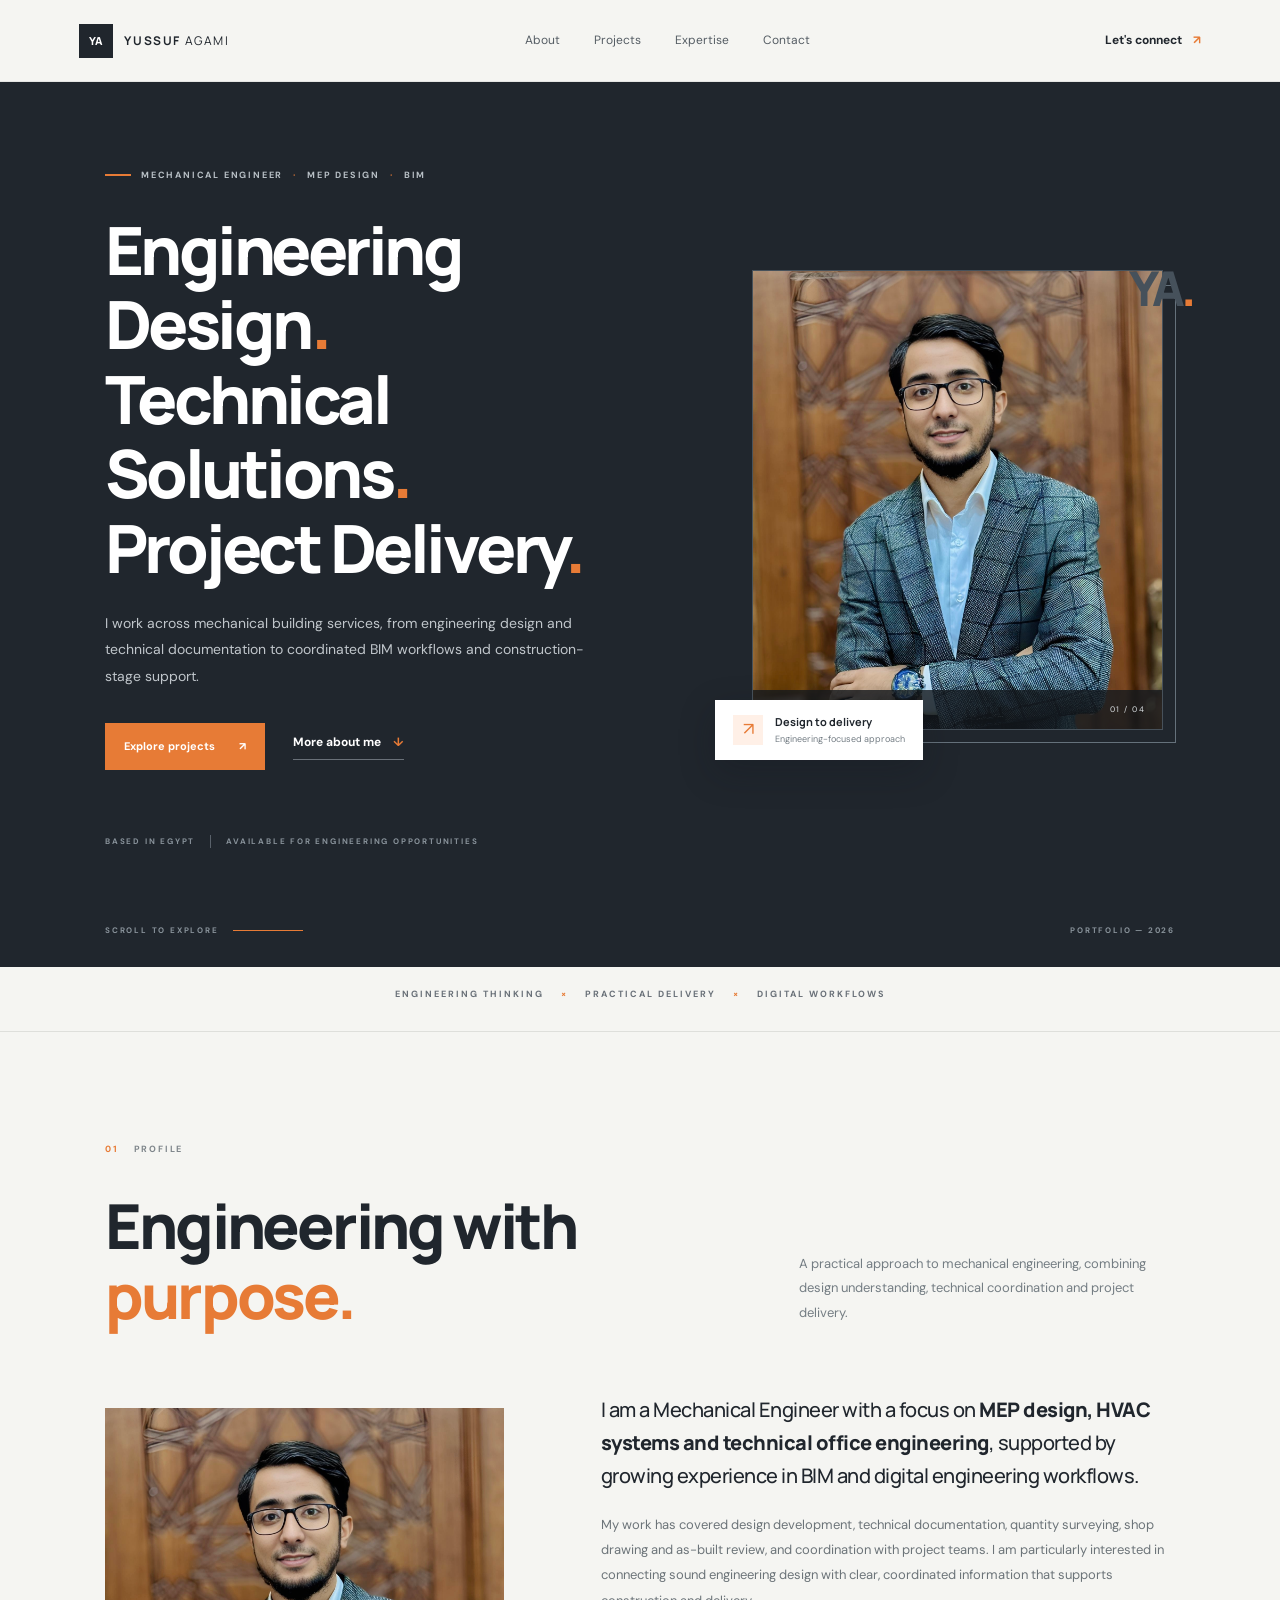
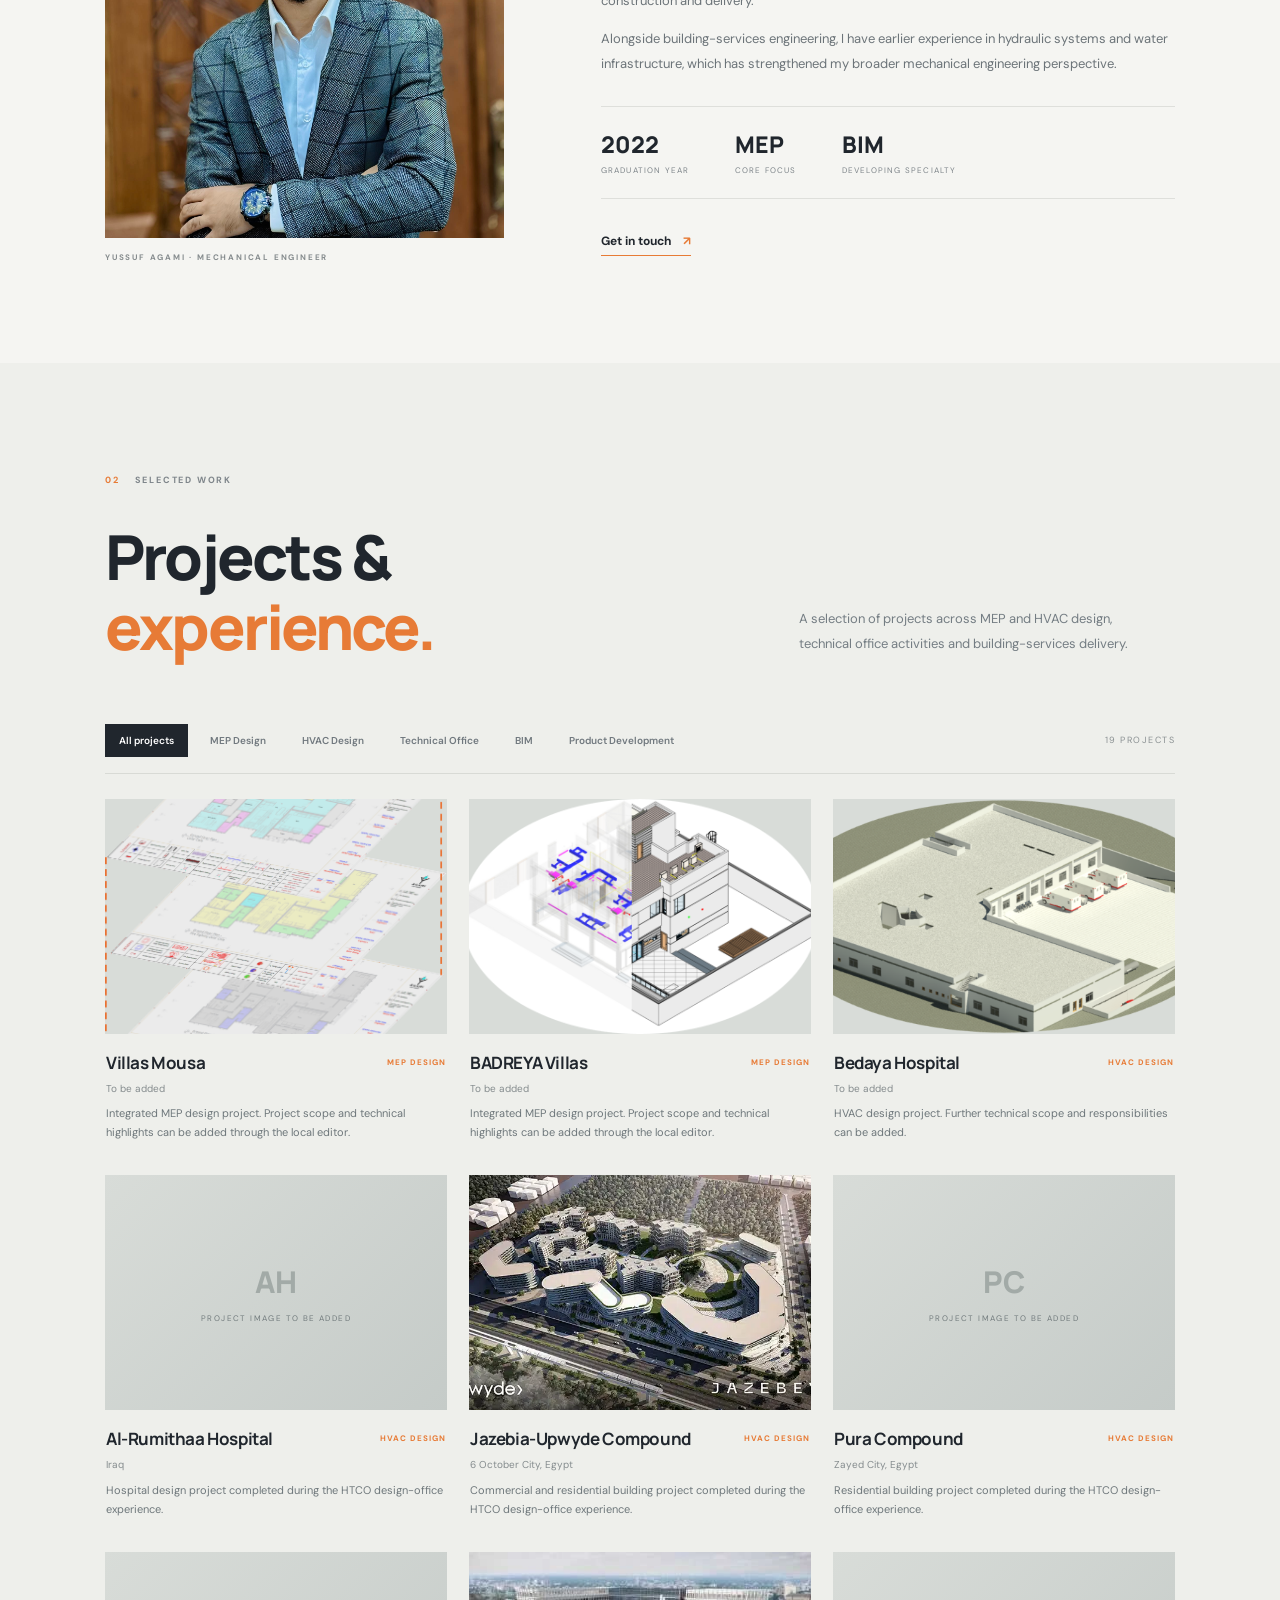
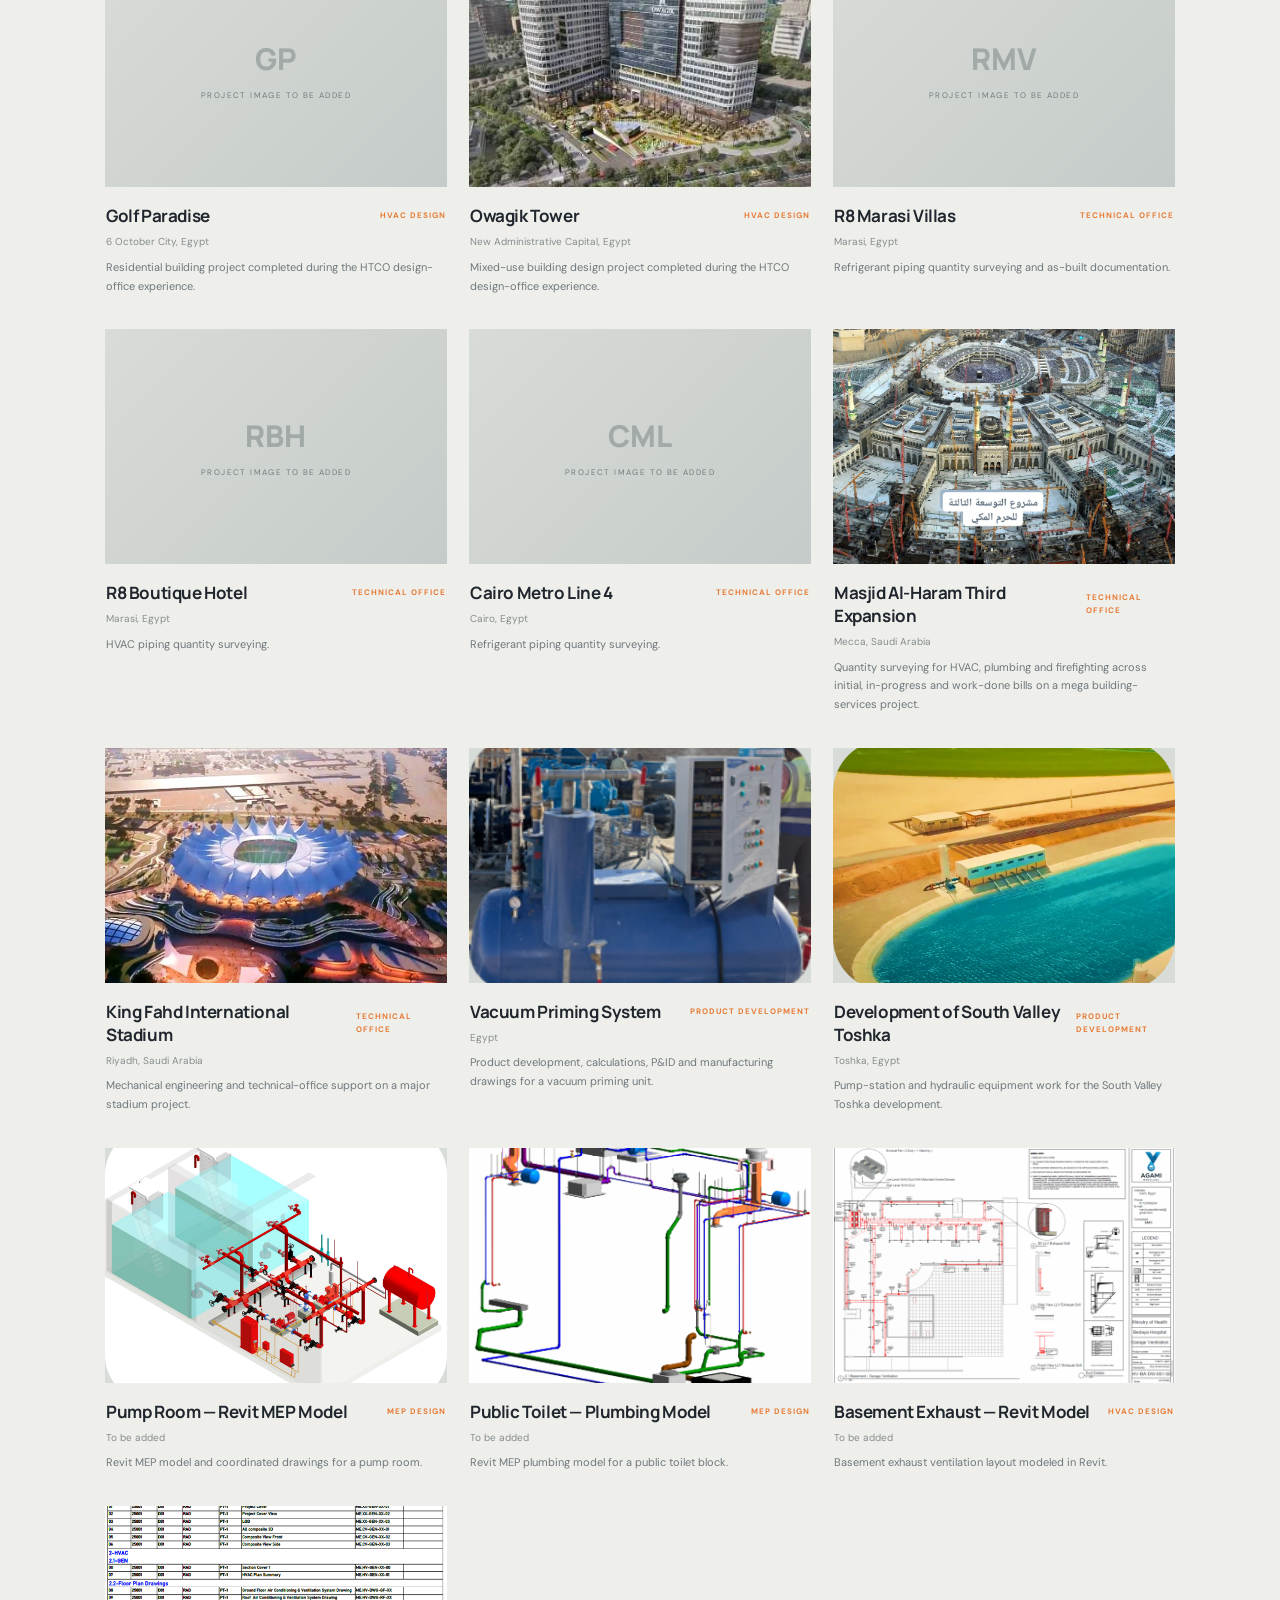
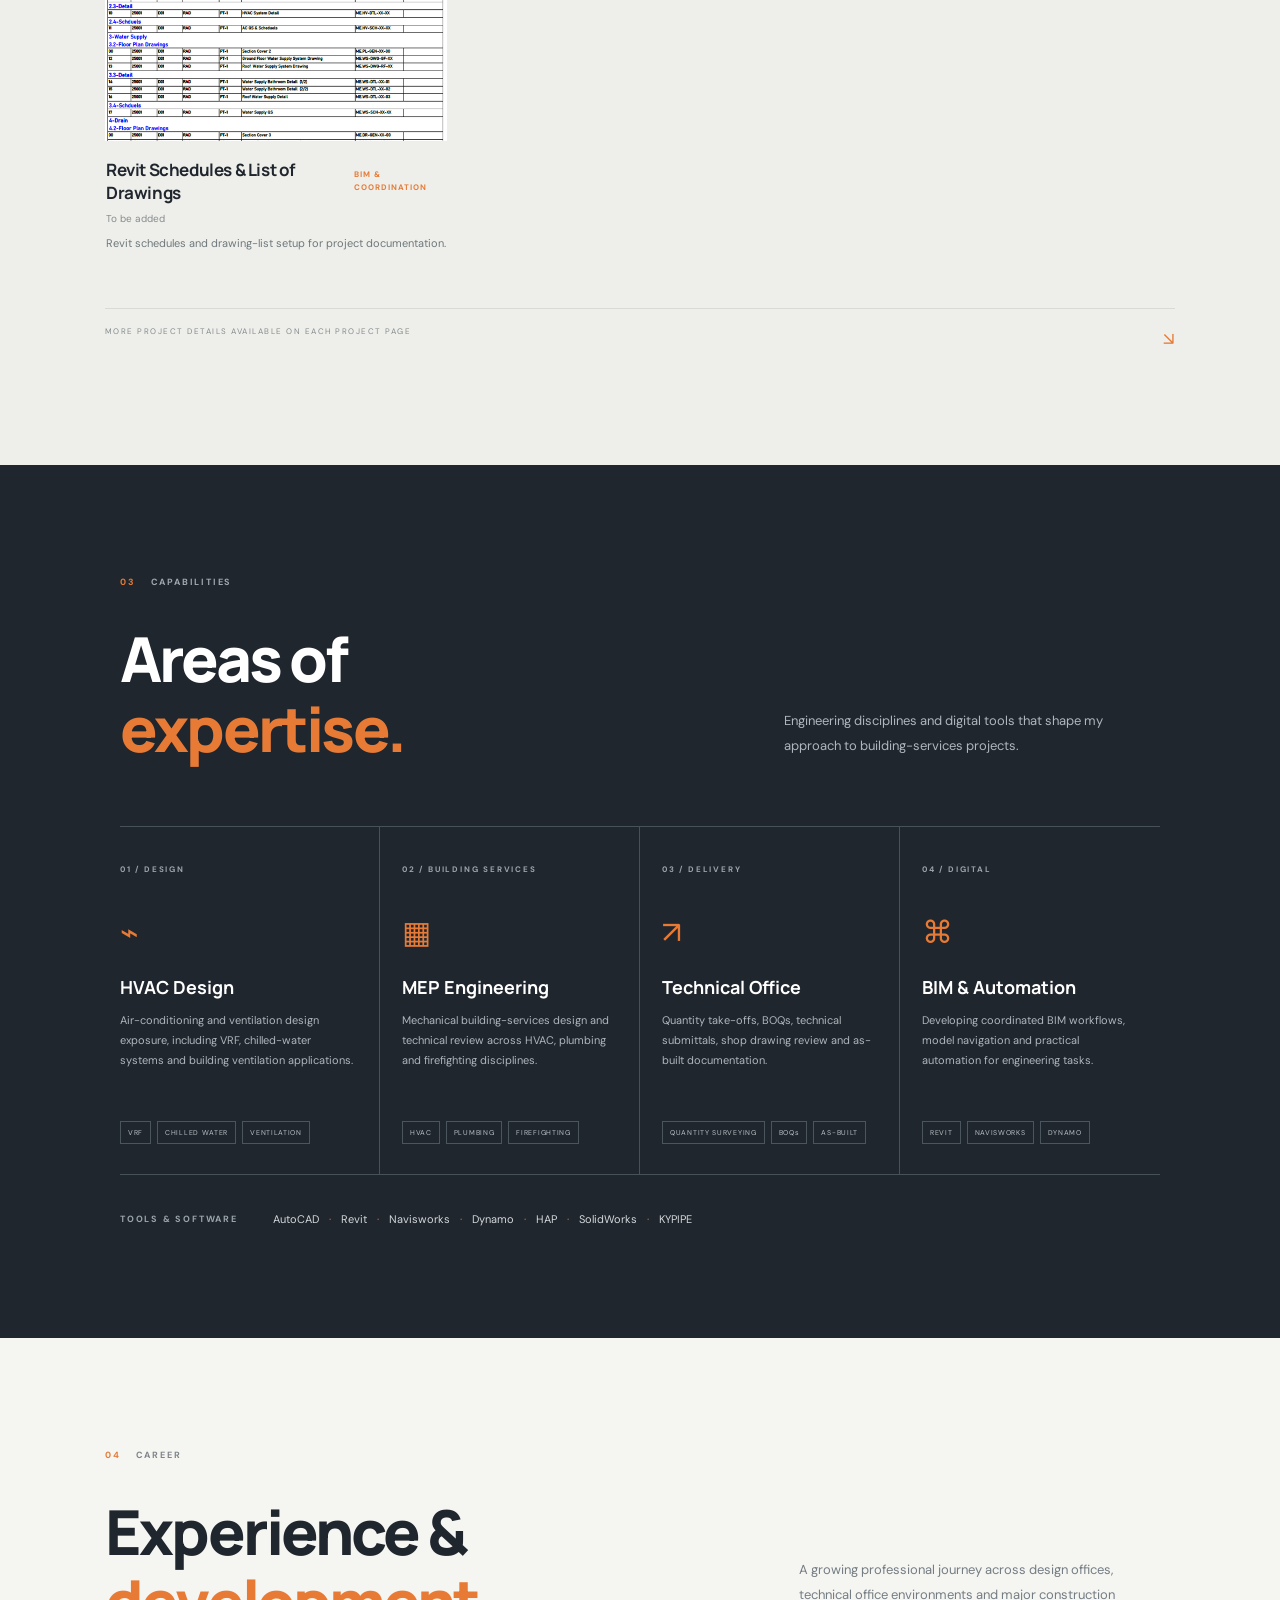
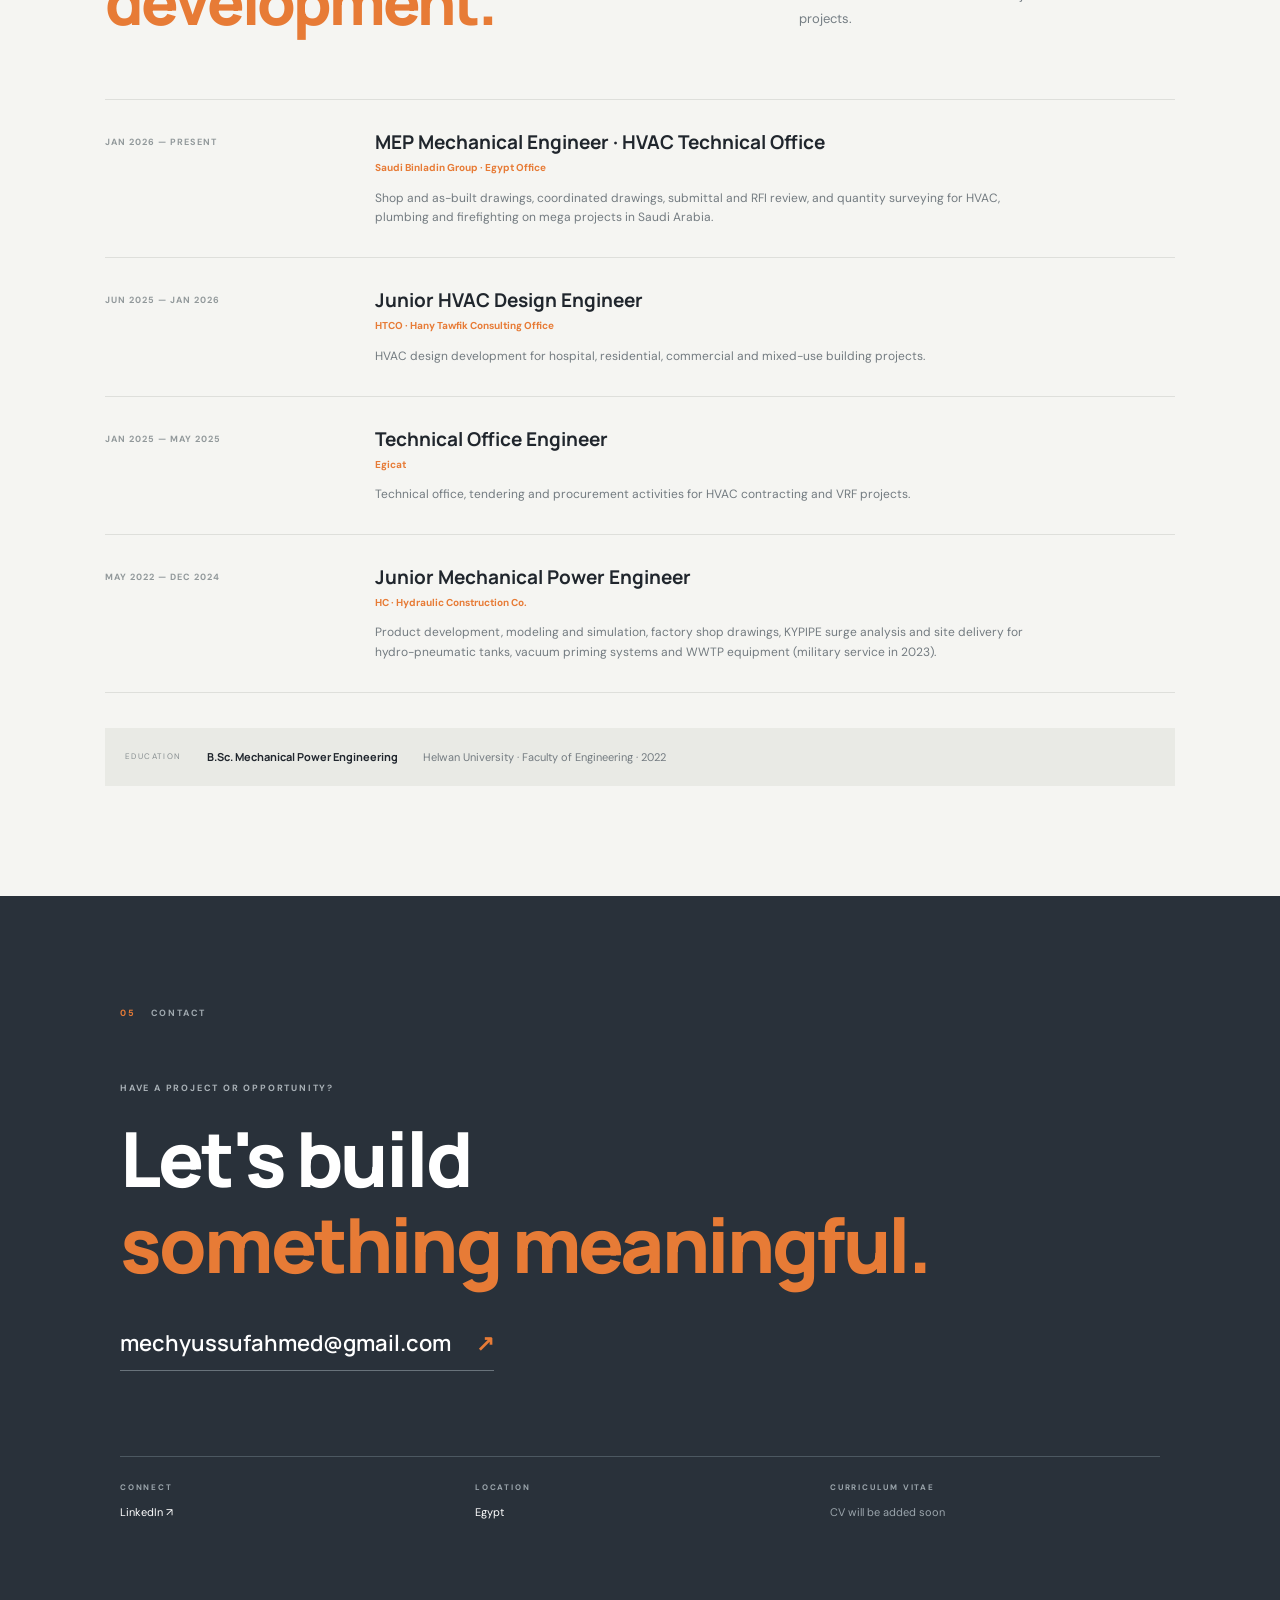
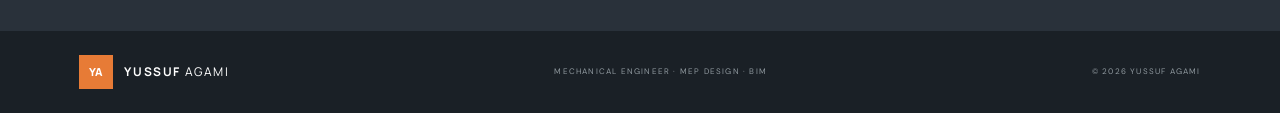
<file: index.html>
<!DOCTYPE html>
<html lang="en">
<head>
  <meta charset="UTF-8"><meta name="viewport" content="width=device-width, initial-scale=1.0">
  <meta name="description" content="Yussuf Agami — Mechanical Engineer specializing in MEP Design, Technical Office and BIM.">
  <meta name="theme-color" content="#20262d">
  <title>Yussuf Agami | Mechanical Engineer · MEP · BIM</title>
  <link rel="preconnect" href="https://fonts.googleapis.com"><link rel="preconnect" href="https://fonts.gstatic.com" crossorigin>
  <link href="https://fonts.googleapis.com/css2?family=DM+Sans:wght@400;500;600;700&family=Manrope:wght@400;500;600;700;800&display=swap" rel="stylesheet">
  <link rel="stylesheet" href="style.css">
</head>
<body>
<header class="site-header">
  <a class="brand" href="#home"><span class="brand-mark">YA</span><span>YUSSUF <b>AGAMI</b></span></a>
  <button class="menu-toggle" id="menuToggle" aria-label="Open navigation">☰</button>
  <nav id="mainNav"><a href="#about">About</a><a href="#projects">Projects</a><a href="#expertise">Expertise</a><a href="#contact">Contact</a></nav>
  <a class="header-cta" href="mailto:mechyussufahmed@gmail.com">Let's connect <span>↗</span></a>
</header>

<main>
<section class="hero dark-section" id="home">
  <div class="hero-grid">
    <div class="hero-copy">
      <p class="eyebrow"><span class="eyebrow-line"></span> MECHANICAL ENGINEER <span class="eyebrow-dot">·</span> MEP DESIGN <span class="eyebrow-dot">·</span> BIM</p>
      <h1>Engineering<br>Design<span class="orange">.</span><br>Technical Solutions<span class="orange">.</span><br>Project Delivery<span class="orange">.</span></h1>
      <p class="hero-intro">I work across mechanical building services, from engineering design and technical documentation to coordinated BIM workflows and construction-stage support.</p>
      <div class="hero-actions"><a class="button button-orange" href="#projects">Explore projects <span>↗</span></a><a class="text-link light-link" href="#about">More about me <span>↓</span></a></div>
      <div class="hero-meta"><span>BASED IN EGYPT</span><span class="meta-divider"></span><span>AVAILABLE FOR ENGINEERING OPPORTUNITIES</span></div>
    </div>
    <div class="hero-visual">
      <div class="hero-image-frame">
        <div class="image-placeholder hero-placeholder" id="heroPhotoPlaceholder"><span class="placeholder-cross">+</span><span>YOUR PHOTO<br><small>ADD THROUGH LOCAL EDITOR</small></span></div>
        <img id="heroPhoto" class="hero-photo hidden" alt="Yussuf Agami">
        <div class="hero-image-caption"><span>MECHANICAL ENGINEERING</span><span>01 / 04</span></div>
      </div>
      <div class="floating-note"><span class="note-icon">↗</span><span><b>Design to delivery</b><small>Engineering-focused approach</small></span></div>
      <div class="hero-index">YA<span>.</span></div>
    </div>
  </div>
  <div class="hero-bottom"><span>SCROLL TO EXPLORE</span><span class="scroll-line"></span><span>PORTFOLIO — 2026</span></div>
</section>

<section class="intro-strip">
  <p>ENGINEERING THINKING <span>×</span> PRACTICAL DELIVERY <span>×</span> DIGITAL WORKFLOWS</p>
</section>

<section class="section about-section" id="about">
  <div class="section-kicker"><span>01</span><span>PROFILE</span></div>
  <div class="section-heading-row"><h2>Engineering with<br><em>purpose.</em></h2><p class="section-lead">A practical approach to mechanical engineering, combining design understanding, technical coordination and project delivery.</p></div>
  <div class="about-content">
    <div class="about-image-wrap"><div class="about-image-placeholder" id="aboutPhotoPlaceholder"><span>PROFILE IMAGE<br><small>OPTIONAL</small></span></div><img id="aboutPhoto" class="about-photo hidden" alt="Yussuf Agami portrait"><span class="image-side-label">YUSSUF AGAMI · MECHANICAL ENGINEER</span></div>
    <div class="about-text">
      <p class="large-copy">I am a Mechanical Engineer with a focus on <strong>MEP design, HVAC systems and technical office engineering</strong>, supported by growing experience in BIM and digital engineering workflows.</p>
      <p>My work has covered design development, technical documentation, quantity surveying, shop drawing and as-built review, and coordination with project teams. I am particularly interested in connecting sound engineering design with clear, coordinated information that supports construction and delivery.</p>
      <p>Alongside building-services engineering, I have earlier experience in hydraulic systems and water infrastructure, which has strengthened my broader mechanical engineering perspective.</p>
      <div class="about-facts"><div><b>2022</b><span>GRADUATION YEAR</span></div><div><b>MEP</b><span>CORE FOCUS</span></div><div><b>BIM</b><span>DEVELOPING SPECIALTY</span></div></div>
      <a class="text-link" href="#contact">Get in touch <span>↗</span></a>
    </div>
  </div>
</section>

<section class="section projects-section" id="projects">
  <div class="section-kicker"><span>02</span><span>SELECTED WORK</span></div>
  <div class="section-heading-row"><h2>Projects &<br><em>experience.</em></h2><p class="section-lead">A selection of projects across MEP and HVAC design, technical office activities and building-services delivery.</p></div>
  <div class="project-toolbar"><div class="filter-list" id="projectFilters"><button class="filter-btn active" data-filter="All">All projects</button><button class="filter-btn" data-filter="MEP Design">MEP Design</button><button class="filter-btn" data-filter="HVAC Design">HVAC Design</button><button class="filter-btn" data-filter="Technical Office">Technical Office</button><button class="filter-btn" data-filter="BIM & Coordination">BIM</button><button class="filter-btn" data-filter="Product Development">Product Development</button></div><span class="project-count" id="projectCount">19 PROJECTS</span></div>
  <div class="project-grid" id="projectGrid"></div>
  <div class="projects-foot"><span>MORE PROJECT DETAILS AVAILABLE ON EACH PROJECT PAGE</span><span>↘</span></div>
</section>

<section class="expertise-section dark-section" id="expertise">
  <div class="section section-inner">
    <div class="section-kicker light-kicker"><span>03</span><span>CAPABILITIES</span></div>
    <div class="section-heading-row"><h2>Areas of<br><em>expertise.</em></h2><p class="section-lead">Engineering disciplines and digital tools that shape my approach to building-services projects.</p></div>
    <div class="expertise-grid">
      <article class="expertise-card"><span class="expertise-number">01 / DESIGN</span><div class="expertise-icon">⌁</div><h3>HVAC Design</h3><p>Air-conditioning and ventilation design exposure, including VRF, chilled-water systems and building ventilation applications.</p><div class="tag-row"><span>VRF</span><span>CHILLED WATER</span><span>VENTILATION</span></div></article>
      <article class="expertise-card"><span class="expertise-number">02 / BUILDING SERVICES</span><div class="expertise-icon">▦</div><h3>MEP Engineering</h3><p>Mechanical building-services design and technical review across HVAC, plumbing and firefighting disciplines.</p><div class="tag-row"><span>HVAC</span><span>PLUMBING</span><span>FIREFIGHTING</span></div></article>
      <article class="expertise-card"><span class="expertise-number">03 / DELIVERY</span><div class="expertise-icon">↗</div><h3>Technical Office</h3><p>Quantity take-offs, BOQs, technical submittals, shop drawing review and as-built documentation.</p><div class="tag-row"><span>QUANTITY SURVEYING</span><span>BOQs</span><span>AS-BUILT</span></div></article>
      <article class="expertise-card"><span class="expertise-number">04 / DIGITAL</span><div class="expertise-icon">⌘</div><h3>BIM & Automation</h3><p>Developing coordinated BIM workflows, model navigation and practical automation for engineering tasks.</p><div class="tag-row"><span>REVIT</span><span>NAVISWORKS</span><span>DYNAMO</span></div></article>
    </div>
    <div class="software-row"><span>TOOLS & SOFTWARE</span><p>AutoCAD <i>·</i> Revit <i>·</i> Navisworks <i>·</i> Dynamo <i>·</i> HAP <i>·</i> SolidWorks <i>·</i> KYPIPE</p></div>
  </div>
</section>

<section class="section experience-section" id="experience">
  <div class="section-kicker"><span>04</span><span>CAREER</span></div>
  <div class="section-heading-row"><h2>Experience &<br><em>development.</em></h2><p class="section-lead">A growing professional journey across design offices, technical office environments and major construction projects.</p></div>
  <div class="timeline">
    <article class="timeline-item"><div class="timeline-date">JAN 2026 — PRESENT</div><div class="timeline-main"><h3>MEP Mechanical Engineer · HVAC Technical Office</h3><p class="timeline-company">Saudi Binladin Group · Egypt Office</p><p>Shop and as-built drawings, coordinated drawings, submittal and RFI review, and quantity surveying for HVAC, plumbing and firefighting on mega projects in Saudi Arabia.</p></div></article>
    <article class="timeline-item"><div class="timeline-date">JUN 2025 — JAN 2026</div><div class="timeline-main"><h3>Junior HVAC Design Engineer</h3><p class="timeline-company">HTCO · Hany Tawfik Consulting Office</p><p>HVAC design development for hospital, residential, commercial and mixed-use building projects.</p></div></article>
    <article class="timeline-item"><div class="timeline-date">JAN 2025 — MAY 2025</div><div class="timeline-main"><h3>Technical Office Engineer</h3><p class="timeline-company">Egicat</p><p>Technical office, tendering and procurement activities for HVAC contracting and VRF projects.</p></div></article>
  <article class="timeline-item"><div class="timeline-date">MAY 2022 — DEC 2024</div><div class="timeline-main"><h3>Junior Mechanical Power Engineer</h3><p class="timeline-company">HC · Hydraulic Construction Co.</p><p>Product development, modeling and simulation, factory shop drawings, KYPIPE surge analysis and site delivery for hydro-pneumatic tanks, vacuum priming systems and WWTP equipment (military service in 2023).</p></div></article>
  </div>
  <div class="education-line"><span>EDUCATION</span><b>B.Sc. Mechanical Power Engineering</b><span>Helwan University · Faculty of Engineering · 2022</span></div>
</section>

<section class="contact-section dark-section" id="contact">
  <div class="section section-inner">
    <div class="section-kicker light-kicker"><span>05</span><span>CONTACT</span></div>
    <p class="contact-overline">HAVE A PROJECT OR OPPORTUNITY?</p>
    <h2>Let's build<br><em>something meaningful.</em></h2>
    <a class="contact-email" href="mailto:mechyussufahmed@gmail.com">mechyussufahmed@gmail.com <span>↗</span></a>
    <div class="contact-bottom"><div><span>CONNECT</span><a href="https://www.linkedin.com/in/yussufagami/" target="_blank" rel="noopener">LinkedIn ↗</a></div><div><span>LOCATION</span><p>Egypt</p></div><div><span>CURRICULUM VITAE</span><a id="cvLink" href="#" class="cv-disabled">CV will be added soon</a></div></div>
  </div>
</section>
</main>
<footer class="site-footer"><a class="brand footer-brand" href="#home"><span class="brand-mark">YA</span><span>YUSSUF <b>AGAMI</b></span></a><span>MECHANICAL ENGINEER · MEP DESIGN · BIM</span><span>© <span id="year"></span> YUSSUF AGAMI</span></footer>
<script src="app.js"></script>
</body></html>
</file>
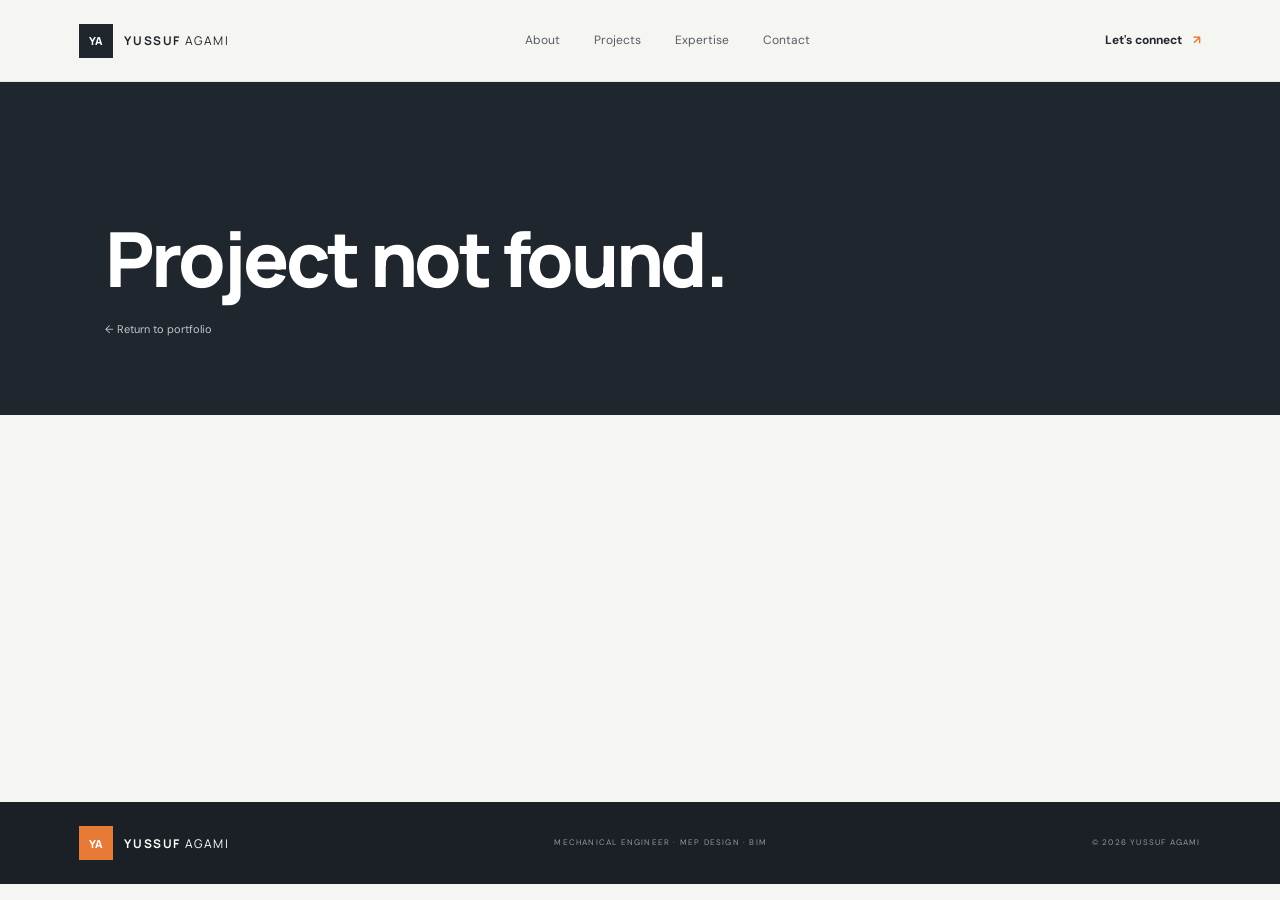
<file: project.html>
<!DOCTYPE html><html lang="en"><head><meta charset="UTF-8"><meta name="viewport" content="width=device-width, initial-scale=1.0"><meta name="description" content="Project details — Yussuf Agami"><title>Project | Yussuf Agami</title><link href="https://fonts.googleapis.com/css2?family=DM+Sans:wght@400;500;600;700&family=Manrope:wght@400;500;600;700;800&display=swap" rel="stylesheet"><link rel="stylesheet" href="style.css"></head><body><header class="site-header"><a class="brand" href="index.html"><span class="brand-mark">YA</span><span>YUSSUF <b>AGAMI</b></span></a><nav><a href="index.html#about">About</a><a href="index.html#projects">Projects</a><a href="index.html#expertise">Expertise</a><a href="index.html#contact">Contact</a></nav><a class="header-cta" href="mailto:mechyussufahmed@gmail.com">Let's connect <span>↗</span></a></header><main class="project-detail" id="projectDetail"><div class="detail-hero"><div class="detail-wrap"><a class="back-link" href="index.html#projects">← Back to projects</a><p class="eyebrow" style="margin-top:45px">PROJECT CASE STUDY</p><h1>Loading project...</h1></div></div></main><footer class="site-footer"><a class="brand footer-brand" href="index.html"><span class="brand-mark">YA</span><span>YUSSUF <b>AGAMI</b></span></a><span>MECHANICAL ENGINEER · MEP DESIGN · BIM</span><span>© <span id="year"></span> YUSSUF AGAMI</span></footer><script src="project.js"></script></body></html>
</file>
<file: style.css>
:root{--ink:#20262d;--ink2:#29313a;--paper:#f5f5f2;--white:#fff;--muted:#777f86;--orange:#e77b36;--line:#dedfdb;--font:"DM Sans",sans-serif;--display:"Manrope",sans-serif}*{box-sizing:border-box}html{scroll-behavior:smooth;scroll-padding-top:86px}body{margin:0;background:var(--paper);color:var(--ink);font-family:var(--font);font-size:15px;line-height:1.65}a{color:inherit;text-decoration:none}.site-header{height:82px;padding:0 6.2%;display:flex;align-items:center;justify-content:space-between;background:var(--paper);position:sticky;top:0;z-index:20;border-bottom:1px solid rgba(32,38,45,.08)}.brand{display:flex;align-items:center;gap:11px;font:700 12px var(--display);letter-spacing:1.6px}.brand b{font-weight:400}.brand-mark{width:34px;height:34px;display:grid;place-items:center;background:var(--ink);color:#fff;font:800 11px var(--display);letter-spacing:0}.site-header nav{display:flex;gap:34px}.site-header nav a{font-size:12px;color:#555d64;transition:.2s}.site-header nav a:hover,.text-link:hover{color:var(--orange)}.header-cta{font-size:12px;font-weight:700}.header-cta span{color:var(--orange);margin-left:8px}.menu-toggle{display:none;border:0;background:none;font-size:22px}.dark-section{background:var(--ink);color:#fff}.hero{min-height:690px;padding:86px 8.2% 30px;position:relative;overflow:hidden}.hero-grid{max-width:1250px;margin:auto;display:grid;grid-template-columns:1.1fr .9fr;gap:7%;align-items:center}.eyebrow,.section-kicker,.hero-meta,.hero-bottom,.expertise-number,.software-row>span,.contact-overline,.contact-bottom>div>span,.image-side-label{font-size:9px;font-weight:700;letter-spacing:1.8px}.eyebrow{color:#b8c0c6;display:flex;align-items:center;gap:10px}.eyebrow-line{width:26px;height:2px;background:var(--orange)}.eyebrow-dot{color:var(--orange)}h1,h2,h3,p{margin-top:0}.hero h1{font:800 clamp(42px,5.2vw,72px)/1.12 var(--display);letter-spacing:-3.5px;margin:30px 0 24px}.orange{color:var(--orange)}.hero-intro{max-width:500px;color:#c0c6cb;font-size:14px;line-height:1.9}.hero-actions{display:flex;align-items:center;gap:28px;margin-top:34px}.button{display:inline-flex;align-items:center;gap:24px;padding:14px 19px;font-size:11px;font-weight:700}.button-orange{background:var(--orange);color:#fff}.button-orange:hover{background:#d76b2b}.text-link{font-size:12px;font-weight:700;border-bottom:1px solid var(--orange);padding-bottom:6px}.text-link span{color:var(--orange);margin-left:9px}.light-link{color:#fff;border-color:#697078}.hero-meta{display:flex;gap:15px;align-items:center;color:#89939b;margin-top:65px;font-size:8px}.meta-divider{height:13px;width:1px;background:#59616a}.hero-visual{position:relative;padding:20px 12px 35px 25px}.hero-image-frame{height:460px;position:relative;background:#333d46;border:1px solid #47515a}.hero-image-frame:before{content:"";position:absolute;inset:14px -14px -14px 14px;border:1px solid #65717b;z-index:0}.hero-placeholder,.about-image-placeholder{position:absolute;inset:0;display:flex;align-items:center;justify-content:center;flex-direction:column;gap:12px;color:#aab3ba;text-align:center;font-size:10px;letter-spacing:2px;background:linear-gradient(145deg,#36414b,#20262d)}.placeholder-cross{font-size:35px;color:var(--orange);font-weight:300}.hero-placeholder small,.about-image-placeholder small{font-size:8px;color:#818d96}.hero-photo{width:100%;height:100%;object-fit:cover;position:absolute;inset:0}.hidden{display:none!important}.hero-image-caption{position:absolute;bottom:0;left:0;right:0;background:rgba(20,25,30,.8);padding:13px 17px;display:flex;justify-content:space-between;font-size:8px;letter-spacing:1.5px;color:#d8dde0}.floating-note{position:absolute;bottom:5px;left:-12px;background:#fff;color:var(--ink);padding:14px 18px;display:flex;gap:12px;align-items:center;box-shadow:0 12px 35px #10151a40}.note-icon{width:30px;height:30px;display:grid;place-items:center;background:#fff0e7;color:var(--orange);font-size:18px}.floating-note b,.floating-note small{display:block}.floating-note b{font:700 11px var(--display)}.floating-note small{font-size:9px;color:#747d84;margin-top:3px}.hero-index{position:absolute;right:-17px;top:5px;font:800 48px var(--display);color:#46515b;letter-spacing:-4px}.hero-index span{color:var(--orange)}.hero-bottom{max-width:1250px;margin:76px auto 0;display:flex;align-items:center;gap:14px;color:#89939b;font-size:8px}.scroll-line{height:1px;width:70px;background:var(--orange)}.hero-bottom span:last-child{margin-left:auto}.intro-strip{padding:20px;text-align:center;border-bottom:1px solid var(--line);font-size:9px;letter-spacing:2px;font-weight:700;color:#697078}.intro-strip span{color:var(--orange);padding:0 13px}.section{padding:110px 8.2%;max-width:1500px;margin:auto}.section-kicker{display:flex;gap:15px;color:#7e858a;margin-bottom:34px}.section-kicker span:first-child{color:var(--orange)}.section-heading-row{display:flex;align-items:flex-end;justify-content:space-between;gap:50px;margin-bottom:62px}.section h2,.contact-section h2{font:800 clamp(40px,5vw,62px)/1.13 var(--display);letter-spacing:-2.8px;margin:0}.section h2 em,.contact-section h2 em{font-style:normal;color:var(--orange)}.section-lead{max-width:355px;color:#747d83;font-size:13px;line-height:1.9;margin:0 2% 5px 0}.about-content{display:grid;grid-template-columns:.82fr 1.18fr;gap:9%;align-items:center}.about-image-wrap{height:430px;position:relative;background:#e5e5df}.about-image-placeholder{background:linear-gradient(145deg,#d8d9d4,#eeeee9);color:#777f83}.about-photo{width:100%;height:100%;object-fit:cover}.image-side-label{position:absolute;bottom:-27px;left:0;color:#858b8d;font-size:8px}.about-text p{color:#6c7479;font-size:13px;line-height:1.95}.about-text .large-copy{font:500 20px/1.65 var(--display);color:var(--ink);letter-spacing:-.5px}.large-copy strong{font-weight:800}.about-facts{display:flex;gap:45px;border-top:1px solid var(--line);border-bottom:1px solid var(--line);padding:21px 0;margin:29px 0}.about-facts div{display:flex;flex-direction:column;gap:4px}.about-facts b{font:800 23px var(--display)}.about-facts span{font-size:8px;letter-spacing:1.2px;color:#7e858a}.projects-section{max-width:none;background:#eeefeb}.projects-section>.section-kicker,.projects-section>.section-heading-row,.project-toolbar,.project-grid,.projects-foot{max-width:1250px;margin-left:auto;margin-right:auto}.project-toolbar{display:flex;align-items:center;justify-content:space-between;border-bottom:1px solid #d8dad5;padding-bottom:16px;margin-bottom:25px}.filter-list{display:flex;gap:8px;flex-wrap:wrap}.filter-btn{border:1px solid transparent;background:none;padding:9px 13px;font:600 10px var(--font);color:#70787e;cursor:pointer}.filter-btn.active,.filter-btn:hover{background:var(--ink);color:#fff}.project-count{font-size:9px;letter-spacing:1.5px;color:#8a9092}.project-grid{display:grid;grid-template-columns:repeat(3,1fr);gap:34px 22px}.project-card{min-width:0;cursor:pointer}.project-image{height:235px;background:#d8dcd8;position:relative;overflow:hidden}.project-image img{width:100%;height:100%;object-fit:cover;transition:transform .5s}.project-card:hover .project-image img{transform:scale(1.045)}.project-placeholder{height:100%;display:flex;align-items:center;justify-content:center;flex-direction:column;gap:10px;background:linear-gradient(135deg,#d8dcd8,#c5cbc8);color:#727b7d;text-align:center;padding:20px}.project-placeholder span{font:800 30px var(--display);color:#a2aaa7}.project-placeholder small{font-size:8px;letter-spacing:1.4px}.project-overlay{position:absolute;inset:0;background:linear-gradient(transparent 55%,#151b20aa);display:flex;align-items:flex-end;justify-content:space-between;padding:17px;color:#fff;font-size:9px;letter-spacing:1px;opacity:0;transition:.25s}.project-card:hover .project-overlay{opacity:1}.project-card-info{padding:17px 1px 0}.project-card-top{display:flex;justify-content:space-between;gap:10px;align-items:center}.project-card h3{font:700 17px var(--display);margin:0;letter-spacing:-.4px}.project-category{font-size:8px;color:var(--orange);font-weight:700;letter-spacing:1px;text-transform:uppercase}.project-location{font-size:10px;color:#858c8e;margin:7px 0}.project-summary{font-size:11px;color:#6e777b;line-height:1.7;margin:0}.projects-foot{border-top:1px solid #d8dad5;margin-top:55px;padding-top:16px;display:flex;justify-content:space-between;font-size:8px;letter-spacing:1.5px;color:#838b8d}.projects-foot span:last-child{color:var(--orange);font-size:18px}.expertise-section{background:var(--ink)}.section-inner{max-width:1250px}.light-kicker{color:#a0a9af}.expertise-section .section-lead{color:#aeb7bd}.expertise-grid{display:grid;grid-template-columns:repeat(4,1fr);border-top:1px solid #46515a;border-bottom:1px solid #46515a}.expertise-card{padding:28px 22px 30px 0;border-right:1px solid #46515a}.expertise-card:not(:first-child){padding-left:22px}.expertise-card:last-child{border-right:0}.expertise-number{color:#9ba5ac;font-size:8px}.expertise-icon{font-size:31px;color:var(--orange);margin:28px 0 16px}.expertise-card h3{font:700 18px var(--display);margin-bottom:11px}.expertise-card p{font-size:11px;color:#aeb7bd;line-height:1.85;min-height:100px}.tag-row{display:flex;flex-wrap:wrap;gap:6px}.tag-row span{border:1px solid #4a555e;color:#b9c0c5;padding:5px 7px;font-size:7px;letter-spacing:.7px}.software-row{display:flex;gap:35px;align-items:center;margin-top:35px}.software-row>span{color:#9ba5ac;white-space:nowrap}.software-row p{margin:0;color:#d3d8dc;font-size:11px}.software-row i{font-style:normal;color:var(--orange);padding:0 7px}.timeline{border-top:1px solid var(--line)}.timeline-item{display:grid;grid-template-columns:240px 1fr;gap:30px;padding:29px 0;border-bottom:1px solid var(--line)}.timeline-date{font-size:9px;font-weight:700;letter-spacing:1px;color:#92999b;padding-top:6px}.timeline-main h3{font:700 19px var(--display);margin:0 0 5px}.timeline-company{font-size:10px;color:var(--orange);font-weight:700;margin-bottom:12px}.timeline-main>p:last-child{font-size:12px;color:#737b80;max-width:680px;margin:0}.education-line{display:flex;align-items:center;gap:25px;margin-top:35px;padding:20px;background:#e9eae5;font-size:11px}.education-line span:first-child{font-size:8px;letter-spacing:1.4px;color:#888f91}.education-line b{font-family:var(--display)}.education-line span:last-child{color:#737b80}.contact-section{background:var(--ink2)}.contact-overline{color:#a9b1b7;margin:60px 0 20px}.contact-section h2{font-size:clamp(44px,6vw,76px);margin-bottom:40px}.contact-email{display:inline-flex;align-items:center;gap:25px;font:600 clamp(16px,2vw,22px) var(--display);padding-bottom:12px;border-bottom:1px solid #69737b}.contact-email span{color:var(--orange)}.contact-bottom{display:grid;grid-template-columns:1fr 1fr 1fr;gap:25px;border-top:1px solid #4c5861;margin-top:85px;padding-top:24px}.contact-bottom>div{display:flex;flex-direction:column;gap:9px}.contact-bottom>div>span{color:#9ba5ac;font-size:8px}.contact-bottom a,.contact-bottom p{font-size:11px;color:#fff;margin:0}.contact-bottom a:hover{color:var(--orange)}.cv-disabled{color:#9ba5ac!important;cursor:default}.site-footer{padding:24px 6.2%;display:flex;justify-content:space-between;align-items:center;background:#1a2026;color:#90999f}.footer-brand{color:#fff}.footer-brand .brand-mark{background:var(--orange)}.site-footer>span{font-size:8px;letter-spacing:1.2px}.project-detail{min-height:80vh}.detail-hero{background:var(--ink);color:#fff;padding:90px 8.2% 75px}.detail-wrap{max-width:1200px;margin:auto}.back-link{font-size:11px;color:#c1c8cd}.detail-hero h1{font:800 clamp(42px,6vw,76px)/1.1 var(--display);letter-spacing:-3px;margin:45px 0 15px}.detail-meta{display:flex;gap:28px;flex-wrap:wrap;color:#b6bec4;font-size:10px}.detail-meta b{display:block;color:#fff;font-size:8px;letter-spacing:1.3px;margin-bottom:5px}.detail-content{max-width:1200px;margin:auto;padding:75px 8.2%;display:grid;grid-template-columns:1fr 300px;gap:70px}.detail-content h2{font:700 25px var(--display)}.detail-content p{font-size:13px;color:#687177;line-height:1.9}.detail-image{width:100%;height:380px;object-fit:cover;background:#dfe2dd}.detail-side{border-top:2px solid var(--orange);padding-top:18px}.detail-side h3{font:700 14px var(--display)}.detail-side p{font-size:11px}.detail-tags{display:flex;gap:7px;flex-wrap:wrap}.detail-tags span{background:#eee;padding:6px 9px;font-size:9px}.empty-state{grid-column:1/-1;padding:60px;text-align:center;color:#747d83;background:#e4e6e1}
@media(max-width:900px){.site-header{padding:0 5%}.site-header nav{gap:18px}.hero{padding:70px 6% 25px}.hero-grid{gap:4%}.hero h1{font-size:55px}.hero-image-frame{height:390px}.section{padding:85px 6%}.project-grid{grid-template-columns:repeat(2,1fr)}.expertise-grid{grid-template-columns:repeat(2,1fr)}.expertise-card:nth-child(2){border-right:0}.expertise-card:nth-child(3){padding-left:0;border-top:1px solid #46515a}.expertise-card:nth-child(4){border-top:1px solid #46515a}.detail-content{gap:35px}}
@media(max-width:650px){.site-header{height:68px}.site-header nav{display:none;position:absolute;top:68px;left:0;right:0;background:var(--paper);padding:20px 6%;flex-direction:column;border-bottom:1px solid var(--line)}.site-header nav.open{display:flex}.menu-toggle{display:block;margin-left:auto;margin-right:18px}.header-cta{font-size:10px}.hero{padding:55px 6% 24px}.hero-grid{grid-template-columns:1fr}.hero h1{font-size:clamp(43px,12vw,62px);letter-spacing:-2.7px}.hero-meta{margin-top:40px;flex-wrap:wrap}.hero-visual{margin:35px 10px 0 20px;padding:10px 8px 25px}.hero-image-frame{height:340px}.hero-index{right:-10px}.hero-bottom{margin-top:50px}.section{padding:70px 6%}.section-heading-row{display:block;margin-bottom:40px}.section-lead{margin-top:20px}.about-content{grid-template-columns:1fr;gap:55px}.about-image-wrap{height:350px;max-width:430px}.about-facts{gap:25px}.project-toolbar{align-items:flex-start;gap:15px;flex-direction:column}.project-grid{grid-template-columns:1fr;gap:28px}.project-image{height:250px}.expertise-grid{grid-template-columns:1fr}.expertise-card,.expertise-card:not(:first-child){padding:25px 0;border-right:0;border-bottom:1px solid #46515a;border-top:0}.expertise-card p{min-height:0}.expertise-card:last-child{border-bottom:0}.software-row{display:block}.software-row p{margin-top:12px;line-height:2}.timeline-item{grid-template-columns:1fr;gap:10px}.education-line{align-items:flex-start;flex-direction:column;gap:7px}.contact-overline{margin-top:45px}.contact-bottom{grid-template-columns:1fr;gap:22px;margin-top:55px}.site-footer{padding:22px 6%;gap:15px;flex-wrap:wrap}.site-footer>span{font-size:7px}.detail-hero{padding:60px 6%}.detail-content{grid-template-columns:1fr;padding:55px 6%;gap:35px}.detail-image{height:260px}.detail-hero h1{letter-spacing:-2px}}

.detail-gallery{display:grid;grid-template-columns:repeat(2,1fr);gap:14px}.detail-gallery img{width:100%;height:auto;display:block;background:#dfe2dd;border:1px solid #dedfdb}.detail-image{object-fit:contain}@media(max-width:640px){.detail-gallery{grid-template-columns:1fr}}
</file>
